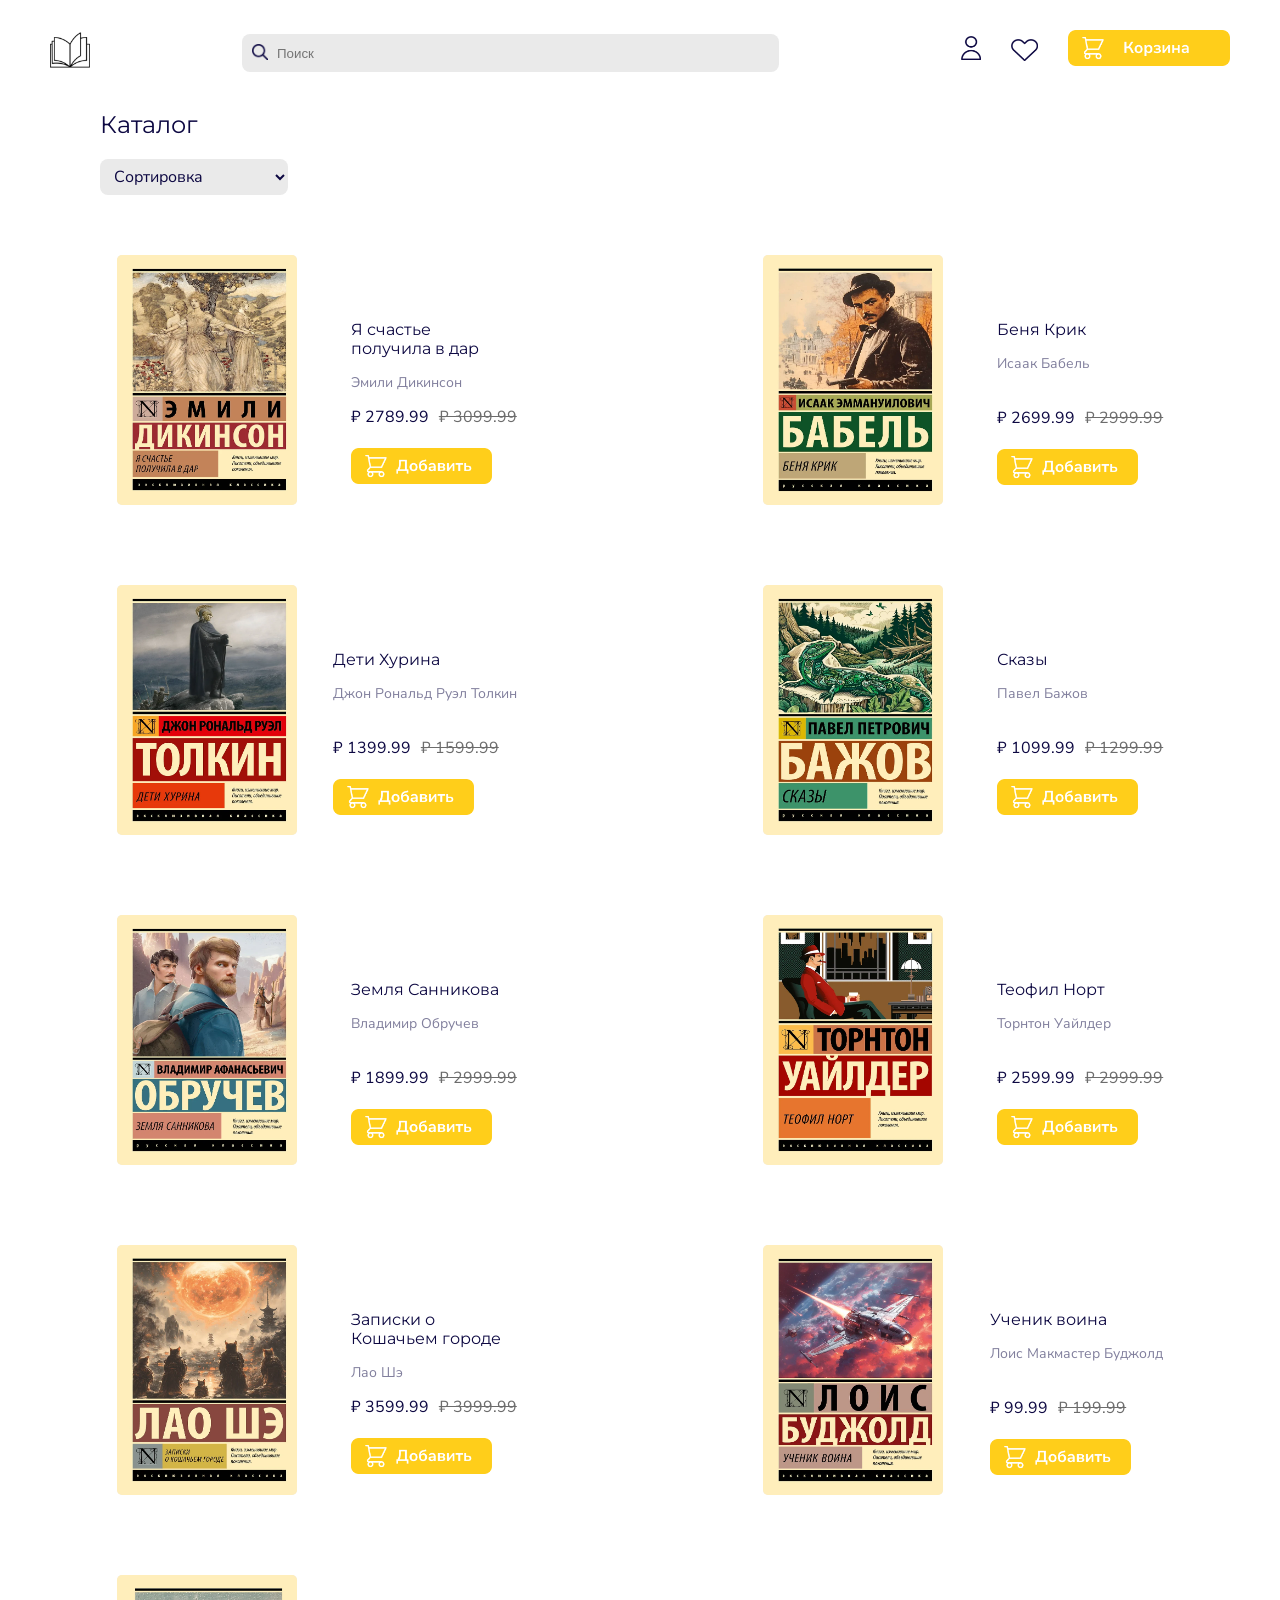
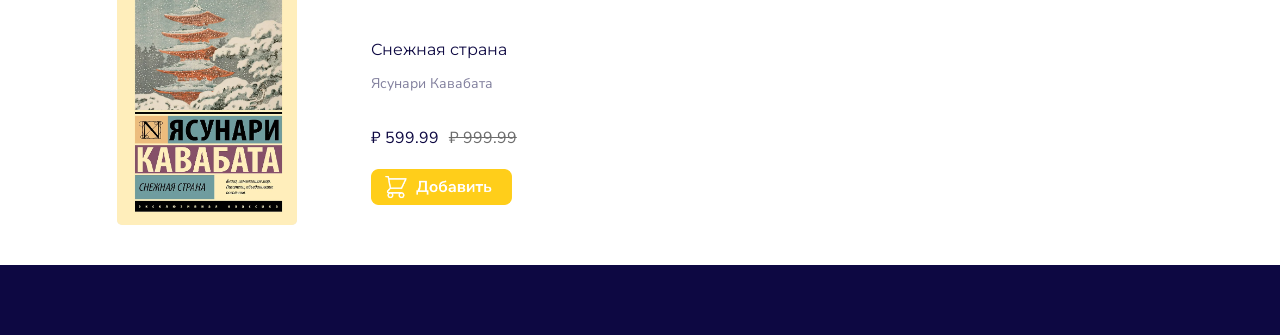
<file: index.html>
<!DOCTYPE html>
<html lang="ru">
<head>
    <meta charset="UTF-8">
    <meta name="viewport" content="width=device-width, initial-scale=1.0">
    <title>Каталог</title>
    <link href="style.css" rel="stylesheet">
    <link rel="preconnect" href="https://fonts.googleapis.com">
    <link rel="preconnect" href="https://fonts.gstatic.com" crossorigin>
    <link href="https://fonts.googleapis.com/css2?family=Montserrat:ital,wght@0,100..900;1,100..900&family=Nunito+Sans:ital,opsz,wght@0,6..12,200..1000;1,6..12,200..1000&display=swap"
          rel="stylesheet">
</head>
<body>
<header>
    <nav>
        <a class="icon" href="index.html"></a>
        <div class="search_box">
            <img class="search_icon" src="images/search.png">
            <input class="search" type="text" placeholder="Поиск">
        </div> 

        <div class="block">
            <a href="profile.html" style="margin: 0;"><img class="acc" src="images/Account.png" ></a>
            <img class="fav" src="images/Favorite.png">
            <a href="basket/basket.html" style="margin: 0;"><img class="add" src="images/add.png"></a>
        </div>
    </nav>
</header>
<main>
    <div class="sort">
        <h2 class="sort_title">Каталог</h2>
        <select class="sort_select" name="sort_select"> 
            <option value="Сортировка" selected>Сортировка
            <option value="по возрастанию">по возрастанию
            <option value="по убыванию">по убыванию
                <option value="по диагонали">по диагонали
        </select>            
    </div>

    <div class="books_block">
        <div class="book">
            <a href="item/item.html" class="book_img"><img src="images/1.webp"></a>
            <div class="book_data">
                <h5 class="book_name">Я счастье<br>получила в дар</h5>
                <p class="book_p">Эмили Дикинсон</p>
                <div class="prices" style="margin-top: -20px;">
                    <h6 class="price">₽ 2789.99</h6>
                    <h6 class="sale">₽ 3099.99</h6>
                </div>
                <a id="add" style="margin: 0;"><img class="add_book" src="images/addbook.png"></a>
            </div>
        </div>

        <div class="book">
            <a href="item/item2.html" class="book_img"><img src="images/2.webp"></a>
            <div class="book_data">
                <h5 class="book_name">Беня Крик</h5>
                <p class="book_p">Исаак Бабель</p>
                <div class="prices">
                    <h6 class="price">₽ 2699.99</h6>
                    <h6 class="sale">₽ 2999.99</h6>
                </div>
                <a id="add" style="margin: 0;"><img class="add_book" src="images/addbook.png"></a>
            </div>
        </div>

        <div class="book">
            <a href="item/item3.html" class="book_img"><img src="images/3.webp"></a>
            <div class="book_data">
                <h5 class="book_name">Дети Хурина</h5>
                <p class="book_p">Джон Рональд Руэл Толкин</p>
                <div class="prices">
                    <h6 class="price">₽ 1399.99</h6>
                    <h6 class="sale">₽ 1599.99</h6>
                </div>
                <a id="add" style="margin: 0;"><img class="add_book" src="images/addbook.png"></a>
            </div>
        </div>

        <div class="book">
            <a href="item/item4.html" class="book_img"><img src="images/4.webp"></a>
            <div class="book_data">
                <h5 class="book_name">Сказы</h5>
                <p class="book_p">Павел Бажов</p>
                <div class="prices">
                    <h6 class="price">₽ 1099.99</h6>
                    <h6 class="sale">₽ 1299.99</h6>
                </div>
                <a id="add" style="margin: 0;"><img class="add_book" src="images/addbook.png"></a>
            </div>
        </div>

        <div class="book">
            <a href="item/item5.html" class="book_img"><img src="images/5.webp"></a>
            <div class="book_data">
                <h5 class="book_name">Земля Санникова</h5>
                <p class="book_p">Владимир Обручев</p>
                <div class="prices">
                    <h6 class="price">₽ 1899.99</h6>
                    <h6 class="sale">₽ 2999.99</h6>
                </div>
                <a id="add" style="margin: 0;"><img class="add_book" src="images/addbook.png"></a>
            </div>
        </div>

        <div class="book">
            <a href="item/item6.html" class="book_img"><img src="images/6.webp"></a>
            <div class="book_data">
                <h5 class="book_name">Теофил Норт</h5>
                <p class="book_p">Торнтон Уайлдер</p>
                <div class="prices">
                    <h6 class="price">₽ 2599.99</h6>
                    <h6 class="sale">₽ 2999.99</h6>
                </div>
                <a id="add" style="margin: 0;"><img class="add_book" src="images/addbook.png"></a>
            </div>
        </div>

        <div class="book">
            <a href="item/item7.html" class="book_img"><img src="images/7.webp"></a>
            <div class="book_data">
                <h5 class="book_name">Записки о<br>Кошачьем городе</h5>
                <p class="book_p">Лао Шэ</p>
                <div class="prices" style="margin-top: -20px;">
                    <h6 class="price">₽ 3599.99</h6>
                    <h6 class="sale">₽ 3999.99</h6>
                </div>
                <a id="add" style="margin: 0;"><img class="add_book" src="images/addbook.png"></a>
            </div>
        </div>

        <div class="book">
            <a href="item/item8.html" class="book_img"><img src="images/8.webp"></a>
            <div class="book_data">
                <h5 class="book_name">Ученик воина</h5>
                <p class="book_p">Лоис Макмастер Буджолд</p>
                <div class="prices">
                    <h6 class="price">₽ 99.99</h6>
                    <h6 class="sale">₽ 199.99</h6>
                </div>
                <a id="add" style="margin: 0;"><img class="add_book" src="images/addbook.png"></a>
            </div>
        </div>

        <div class="book">
            <a href="item/item9.html" class="book_img"><img src="images/9.webp"></a>
            <div class="book_data">
                <h5 class="book_name">Снежная страна</h5>
                <p class="book_p">Ясунари Кавабата</p>
                <div class="prices">
                    <h6 class="price">₽ 599.99</h6>
                    <h6 class="sale">₽ 999.99</h6>
                </div>
                <a id="add" style="margin: 0;"><img class="add_book" src="images/addbook.png"></a>
            </div>
        </div>
    </div>
</main>
<footer></footer>

<script src="script.js"></script>
</body>
</html>
</file>
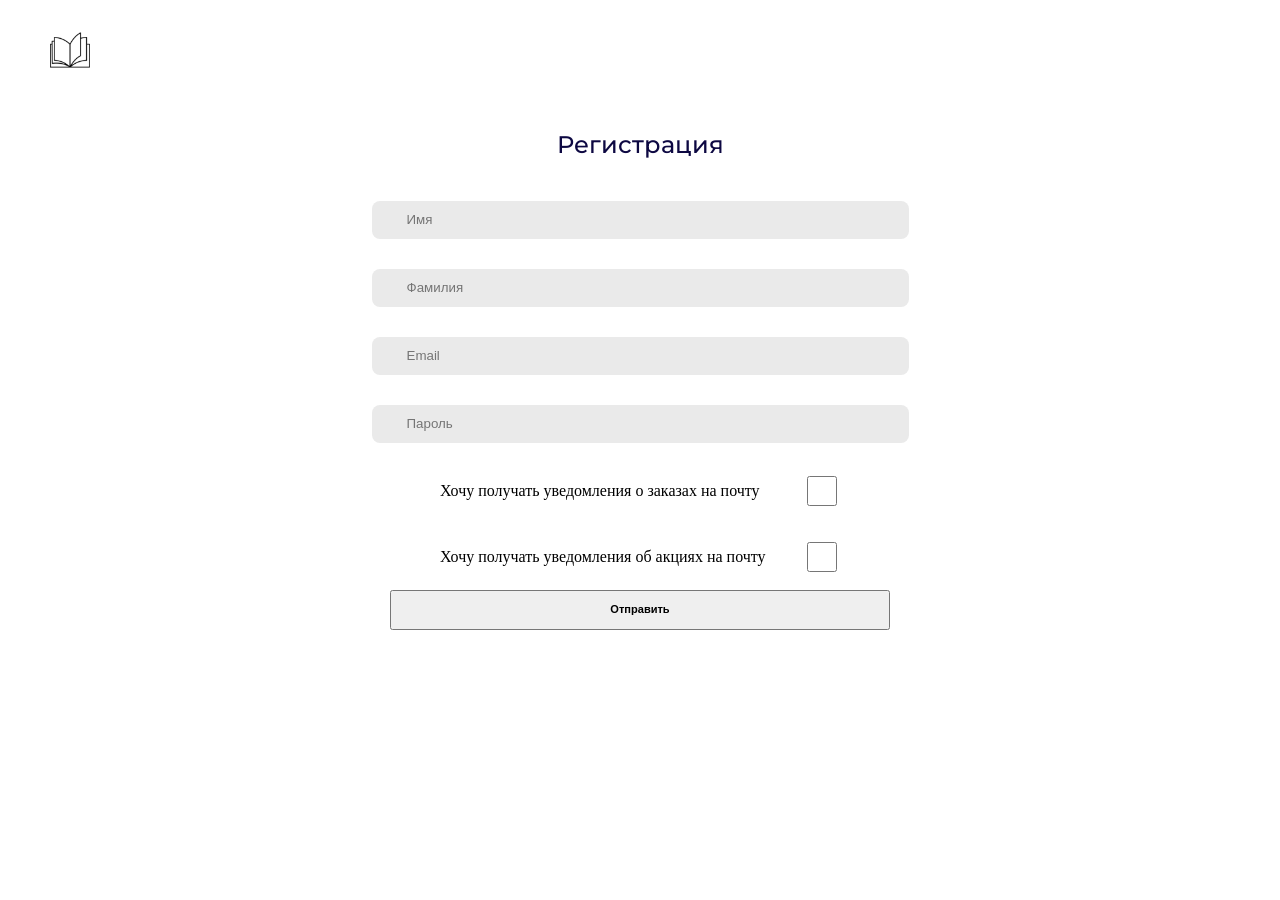
<file: profile.html>
<!DOCTYPE html>
<html lang="ru">
<head>
    <meta charset="UTF-8">
    <meta name="viewport" content="width=device-width, initial-scale=1.0">
    <title>Каталог</title>
    <link href="style.css" rel="stylesheet">
    <link rel="preconnect" href="https://fonts.googleapis.com">
    <link rel="preconnect" href="https://fonts.gstatic.com" crossorigin>
    <link href="https://fonts.googleapis.com/css2?family=Montserrat:ital,wght@0,100..900;1,100..900&family=Nunito+Sans:ital,opsz,wght@0,6..12,200..1000;1,6..12,200..1000&display=swap"
          rel="stylesheet">
</head>
<body>
<header>
    <nav>
        <a class="icon" href="index.html"></a>

        <div class="block">
            
        </div>
    </nav>
</header>
<main>
    <div class="regist">
        <h1 style="margin-top: 50px;">Регистрация</h1>
        <input class="search" type="text" placeholder="Имя" maxlength="30" id="name">
        <input class="search" type="text" placeholder="Фамилия" maxlength="30" id="subname">
        <input class="search" type="email" pattern="**/^[a-zA-Z0-9.!#$%&'*+/=?^_{|}~-]+@[a-zA-Z0-9-]+(?:\.[a-zA-Z0-9-]+)*$/**" placeholder="Email" maxlength="40" id="email">
        <input class="search" type="password" placeholder="Пароль" maxlength="20" minlength="10" id="password">
        <div>
            <div style="display: flex; align-items: center; width: 400px; justify-content: space-between;">
                <p>Хочу получать уведомления о заказах на почту</p>
                <input style="width: 30px;" class="search" type="checkbox">
            </div>
            <div style="display: flex; align-items: center; width: 400px; justify-content: space-between;">
                <p>Хочу получать уведомления об акциях на почту</p>
                <input style="width: 30px;" class="search" type="checkbox">
            </div>
        </div>
        
        <button class="send" id="send">
            <h5>Отправить</h5>
        </button>
    </div>
</main>
<script src="script.js"></script>
</body>
</html>
</file>
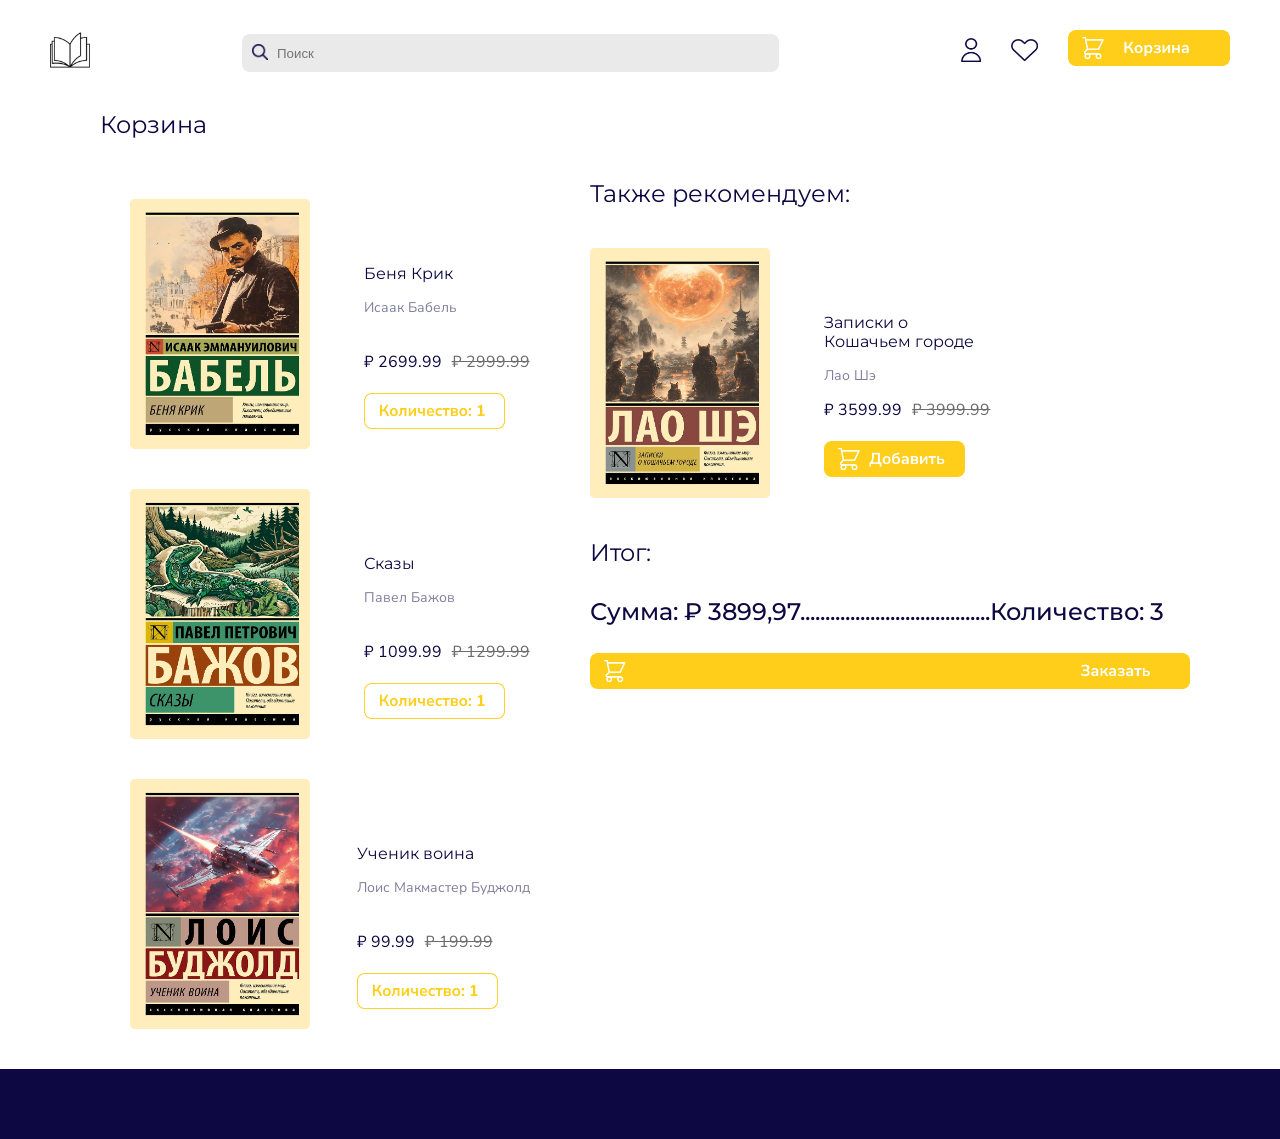
<file: basket/basket.html>
<!DOCTYPE html>
<html lang="ru">
<head>
    <meta charset="UTF-8">
    <meta name="viewport" content="width=device-width, initial-scale=1.0">
    <title>Корзина</title>
    <link href="../style.css" rel="stylesheet">
    <link rel="preconnect" href="https://fonts.googleapis.com">
    <link rel="preconnect" href="https://fonts.gstatic.com" crossorigin>
    <link href="https://fonts.googleapis.com/css2?family=Montserrat:ital,wght@0,100..900;1,100..900&family=Nunito+Sans:ital,opsz,wght@0,6..12,200..1000;1,6..12,200..1000&display=swap"
          rel="stylesheet">
</head>
<body>
<header>
    <nav>
        <a class="icon" href="../index.html"></a>
        <div class="search_box">
            <img class="search_icon" src="../images/search.png">
            <input class="search" type="text" placeholder="Поиск">
        </div>

        <div class="block">
            <img class="acc" src="../images/Account.png">
            <img class="fav" src="../images/Favorite.png">
            <a href="../basket/basket.html" style="margin: 0;"><img class="add" src="../images/add.png"></a>
        </div>
    </nav>
</header>
<main>
    <div class="sort">
        <h2 class="sort_title">Корзина</h2>
    </div>
    
    <div class="basket_block">
        <div id="card_list_items">
            <div class="book">
                <a href="../item/item2.html" class="book_img"><img src="../images/2.webp"></a>
                <div class="book_data">
                    <h5 class="book_name">Беня Крик</h5>
                    <p class="book_p">Исаак Бабель</p>
                    <div class="prices">
                        <h6 class="price">₽ 2699.99</h6>
                        <h6 class="sale">₽ 2999.99</h6>
                    </div>
                    <img class="add_book" src="../images/number.png">
                </div>
            </div>

            <div class="book">
                <a href="../item/item4.html" class="book_img"><img src="../images/4.webp"></a>
                <div class="book_data">
                    <h5 class="book_name">Сказы</h5>
                    <p class="book_p">Павел Бажов</p>
                    <div class="prices">
                        <h6 class="price">₽ 1099.99</h6>
                        <h6 class="sale">₽ 1299.99</h6>
                    </div>
                    <img class="add_book" src="../images/number.png">
                </div>
            </div>

            <div class="book">
                <a href="../item/item8.html" class="book_img"><img src="../images/8.webp"></a>
                <div class="book_data">
                    <h5 class="book_name">Ученик воина</h5>
                    <p class="book_p">Лоис Макмастер Буджолд</p>
                    <div class="prices">
                        <h6 class="price">₽ 99.99</h6>
                        <h6 class="sale">₽ 199.99</h6>
                    </div>
                    <img class="add_book" src="../images/number.png">
                </div>
            </div>
        </div>

        <div style="width: 600px;">
            <h2 class="sort_title">Также рекомендуем:</h2>
            <div class="book" style="margin-left: 0;">
                <a href="../item/item7.html" class="book_img"><img src="../images/7.webp"></a>
                <div class="book_data">
                    <h5 class="book_name">Записки о<br>Кошачьем городе</h5>
                    <p class="book_p">Лао Шэ</p>
                    <div class="prices" style="margin-top: -20px;">
                        <h6 class="price">₽ 3599.99</h6>
                        <h6 class="sale">₽ 3999.99</h6>
                    </div>
                    <a id="add" style="margin: 0;"><img class="add_book" src="../images/addbook.png"></a>
                </div>
            </div>

            <h2 class="sort_title">Итог:</h2>
            <h1>Сумма: ₽ 3899,97......................................Количество: 3</h1>

            <img class="topay" src="../images/topay.png">
        </div>
    </div>
</main>
<footer></footer>
</body>
</html>
</file>
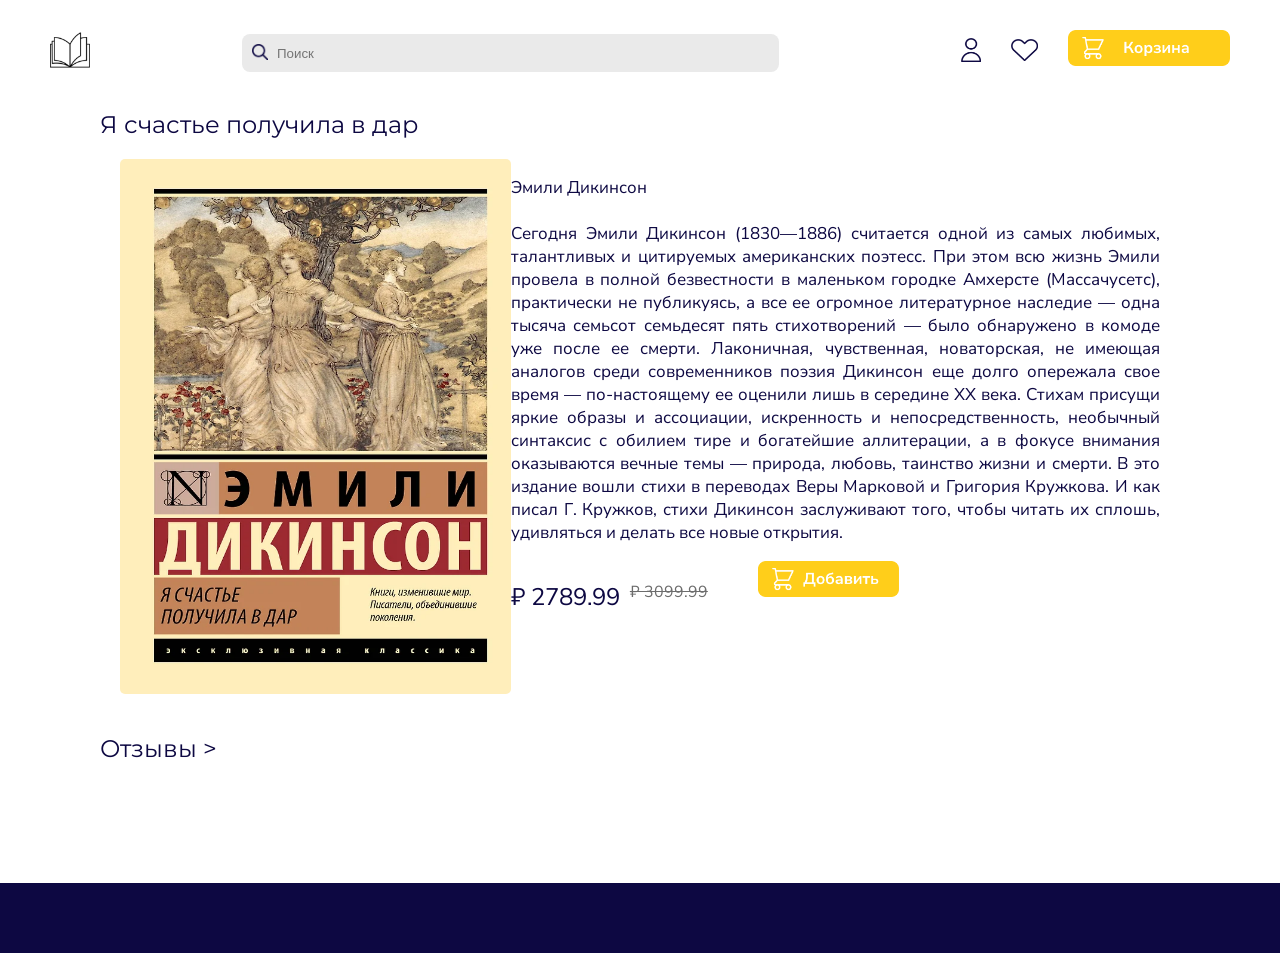
<file: item/item.html>
<!DOCTYPE html>
<html lang="ru">
<head>
    <meta charset="UTF-8">
    <meta name="viewport" content="width=device-width, initial-scale=1.0">
    <title>Книга</title>
    <link href="../style.css" rel="stylesheet">
    <link rel="preconnect" href="https://fonts.googleapis.com">
    <link rel="preconnect" href="https://fonts.gstatic.com" crossorigin>
    <link href="https://fonts.googleapis.com/css2?family=Montserrat:ital,wght@0,100..900;1,100..900&family=Nunito+Sans:ital,opsz,wght@0,6..12,200..1000;1,6..12,200..1000&display=swap"
          rel="stylesheet">
</head>
<body>
<header>
    <nav>
        <a class="icon" href="../index.html"></a>
        <div class="search_box">
            <img class="search_icon" src="../images/search.png">
            <input class="search" type="text" placeholder="Поиск">
        </div>

        <div class="block">
            <img class="acc" src="../images/Account.png">
            <img class="fav" src="../images/Favorite.png">
            <a href="../basket/basket.html" style="margin: 0;"><img class="add" src="../images/add.png"></a>
        </div>
    </nav>
</header>
<main>
    <div class="sort">
        <h2 class="sort_title">Я счастье получила в дар</h2>
    </div>

    <div style="display: flex; justify-content: space-between; margin: 0 120px;">
        <img style="border-radius: 5px;width: 407px;height: 535px;" src="../images/1.webp">

        <div style="width: 65%;">
            <p class="main_text">Эмили Дикинсон<br><br>Сегодня Эмили Дикинсон (1830—1886) считается одной из самых любимых, талантливых и цитируемых американских поэтесс. При этом всю жизнь Эмили провела в полной безвестности в маленьком городке Амхерсте (Массачусетс), практически не публикуясь, а все ее огромное литературное наследие — одна тысяча семьсот семьдесят пять стихотворений — было обнаружено в комоде уже после ее смерти. Лаконичная, чувственная, новаторская, не имеющая аналогов среди современников поэзия Дикинсон еще долго опережала свое время — по-настоящему ее оценили лишь в середине XX века. Стихам присущи яркие образы и ассоциации, искренность и непосредственность, необычный синтаксис с обилием тире и богатейшие аллитерации, а в фокусе внимания оказываются вечные темы — природа, любовь, таинство жизни и смерти. В это издание вошли стихи в переводах Веры Марковой и Григория Кружкова. И как писал Г. Кружков, стихи Дикинсон заслуживают того, чтобы читать их сплошь, удивляться и делать все новые открытия.</p>
            <div class="prices">
                <h6 class="price" style="font-size: 24px;">₽ 2789.99</h6>
                <h6 class="sale" style="font-size: 16px;">₽ 3099.99</h6>
                <a id="add" style="margin: 0; margin-left: 50px;"><img class="add_book" src="../images/addbook.png"></a>
            </div>
        </div>
    </div>

    <div class="sort">
        <h2 class="sort_title">Отзывы ></h2>
    </div>
</main>
<footer style="margin-top: 120px;"></footer>
</body>
</html>
</file>
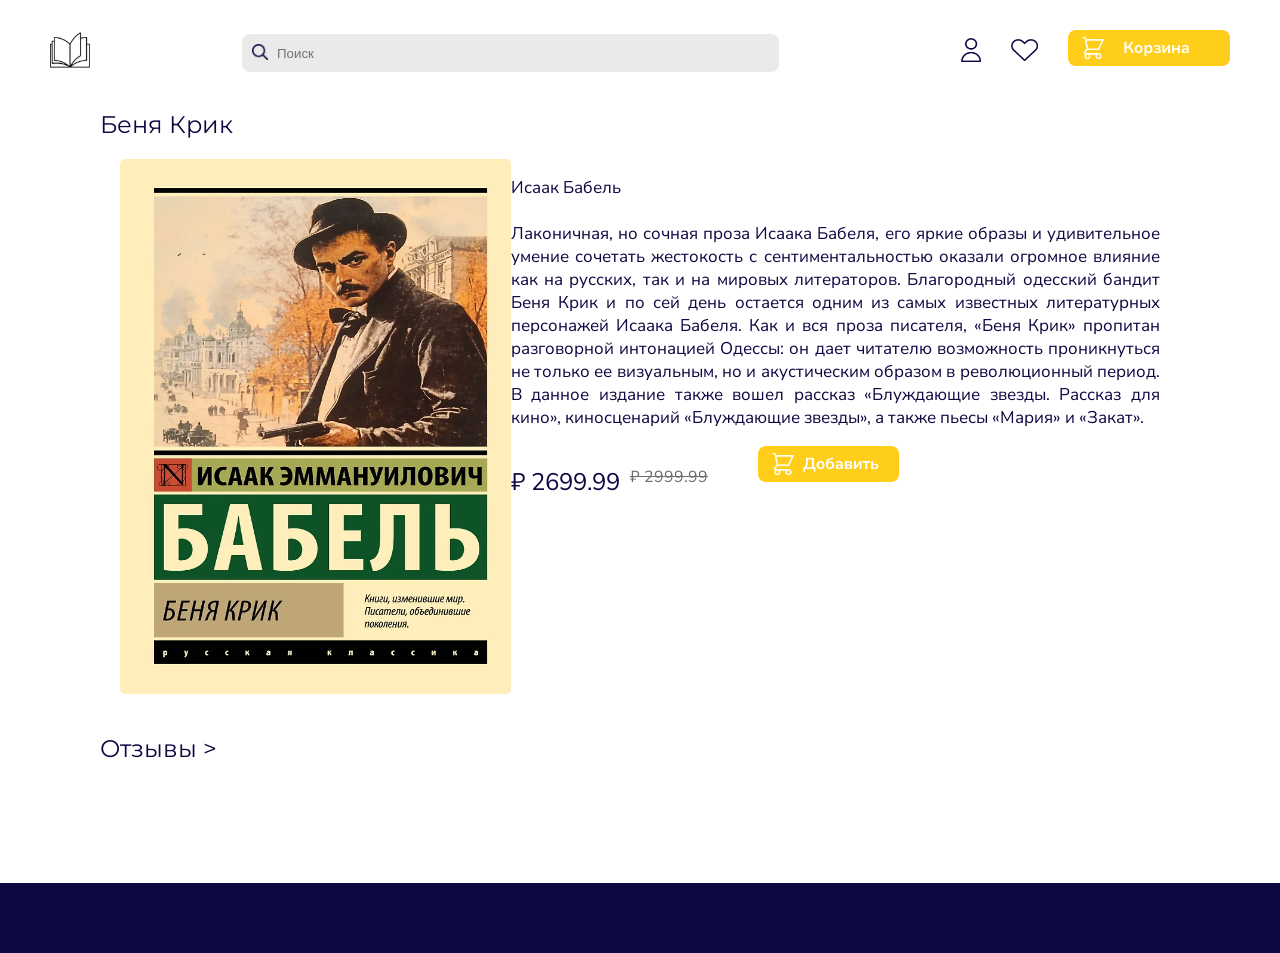
<file: item/item2.html>
<!DOCTYPE html>
<html lang="ru">
<head>
    <meta charset="UTF-8">
    <meta name="viewport" content="width=device-width, initial-scale=1.0">
    <title>Книга</title>
    <link href="../style.css" rel="stylesheet">
    <link rel="preconnect" href="https://fonts.googleapis.com">
    <link rel="preconnect" href="https://fonts.gstatic.com" crossorigin>
    <link href="https://fonts.googleapis.com/css2?family=Montserrat:ital,wght@0,100..900;1,100..900&family=Nunito+Sans:ital,opsz,wght@0,6..12,200..1000;1,6..12,200..1000&display=swap"
          rel="stylesheet">
</head>
<body>
<header>
    <nav>
        <a class="icon" href="../index.html"></a>
        <div class="search_box">
            <img class="search_icon" src="../images/search.png">
            <input class="search" type="text" placeholder="Поиск">
        </div>

        <div class="block">
            <img class="acc" src="../images/Account.png">
            <img class="fav" src="../images/Favorite.png">
            <a href="../basket/basket.html" style="margin: 0;"><img class="add" src="../images/add.png"></a>
        </div>
    </nav>
</header>
<main>
    <div class="sort">
        <h2 class="sort_title">Беня Крик</h2>
    </div>

    <div style="display: flex; justify-content: space-between; margin: 0 120px;">
        <img style="border-radius: 5px;width: 407px;height: 535px;" src="../images/2.webp">

        <div style="width: 65%;">
            <p class="main_text">Исаак Бабель<br><br>Лаконичная, но сочная проза Исаака Бабеля, его яркие образы и удивительное умение сочетать жестокость с сентиментальностью оказали огромное влияние как на русских, так и на мировых литераторов. Благородный одесский бандит Беня Крик и по сей день остается одним из самых известных литературных персонажей Исаака Бабеля. Как и вся проза писателя, «Беня Крик» пропитан разговорной интонацией Одессы: он дает читателю возможность проникнуться не только ее визуальным, но и акустическим образом в революционный период. В данное издание также вошел рассказ «Блуждающие звезды. Рассказ для кино», киносценарий «Блуждающие звезды», а также пьесы «Мария» и «Закат».</p>
            <div class="prices">
                <h6 class="price" style="font-size: 24px;">₽ 2699.99</h6>
                <h6 class="sale" style="font-size: 16px;">₽ 2999.99</h6>
                <a id="add" style="margin: 0; margin-left: 50px;"><img class="add_book" src="../images/addbook.png"></a>
            </div>
        </div>
    </div>

    <div class="sort">
        <h2 class="sort_title">Отзывы ></h2>
    </div>
</main>
<footer style="margin-top: 120px;"></footer>
</body>
</html>
</file>
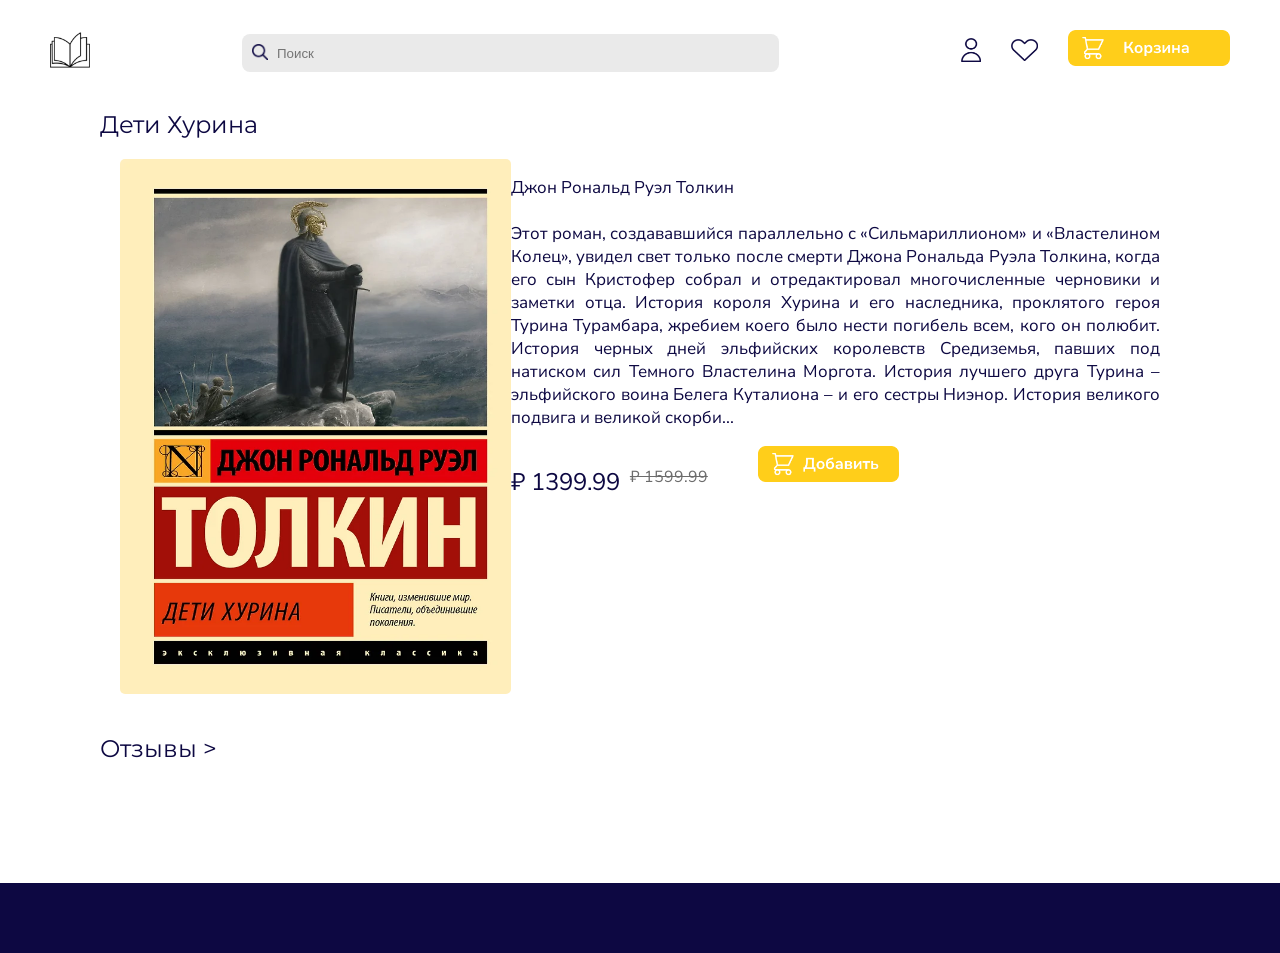
<file: item/item3.html>
<!DOCTYPE html>
<html lang="ru">
<head>
    <meta charset="UTF-8">
    <meta name="viewport" content="width=device-width, initial-scale=1.0">
    <title>Книга</title>
    <link href="../style.css" rel="stylesheet">
    <link rel="preconnect" href="https://fonts.googleapis.com">
    <link rel="preconnect" href="https://fonts.gstatic.com" crossorigin>
    <link href="https://fonts.googleapis.com/css2?family=Montserrat:ital,wght@0,100..900;1,100..900&family=Nunito+Sans:ital,opsz,wght@0,6..12,200..1000;1,6..12,200..1000&display=swap"
          rel="stylesheet">
</head>
<body>
<header>
    <nav>
        <a class="icon" href="../index.html"></a>
        <div class="search_box">
            <img class="search_icon" src="../images/search.png">
            <input class="search" type="text" placeholder="Поиск">
        </div>

        <div class="block">
            <img class="acc" src="../images/Account.png">
            <img class="fav" src="../images/Favorite.png">
            <a href="../basket/basket.html" style="margin: 0;"><img class="add" src="../images/add.png"></a>
        </div>
    </nav>
</header>
<main>
    <div class="sort">
        <h2 class="sort_title">Дети Хурина</h2>
    </div>

    <div style="display: flex; justify-content: space-between; margin: 0 120px;">
        <img style="border-radius: 5px;width: 407px;height: 535px;" src="../images/3.webp">

        <div style="width: 65%;">
            <p class="main_text">Джон Рональд Руэл Толкин<br><br>Этот роман, создававшийся параллельно с «Сильмариллионом» и «Властелином Колец», увидел свет только после смерти Джона Рональда Руэла Толкина, когда его сын Кристофер собрал и отредактировал многочисленные черновики и заметки отца. История короля Хурина и его наследника, проклятого героя Турина Турамбара, жребием коего было нести погибель всем, кого он полюбит. История черных дней эльфийских королевств Средиземья, павших под натиском сил Темного Властелина Моргота. История лучшего друга Турина – эльфийского воина Белега Куталиона – и его сестры Ниэнор. История великого подвига и великой скорби...</p>
            <div class="prices">
                <h6 class="price" style="font-size: 24px;">₽ 1399.99</h6>
                <h6 class="sale" style="font-size: 16px;">₽ 1599.99</h6>
                <a id="add" style="margin: 0; margin-left: 50px;"><img class="add_book" src="../images/addbook.png"></a>
            </div>
        </div>
    </div>

    <div class="sort">
        <h2 class="sort_title">Отзывы ></h2>
    </div>
</main>
<footer style="margin-top: 120px;"></footer>
</body>
</html>
</file>
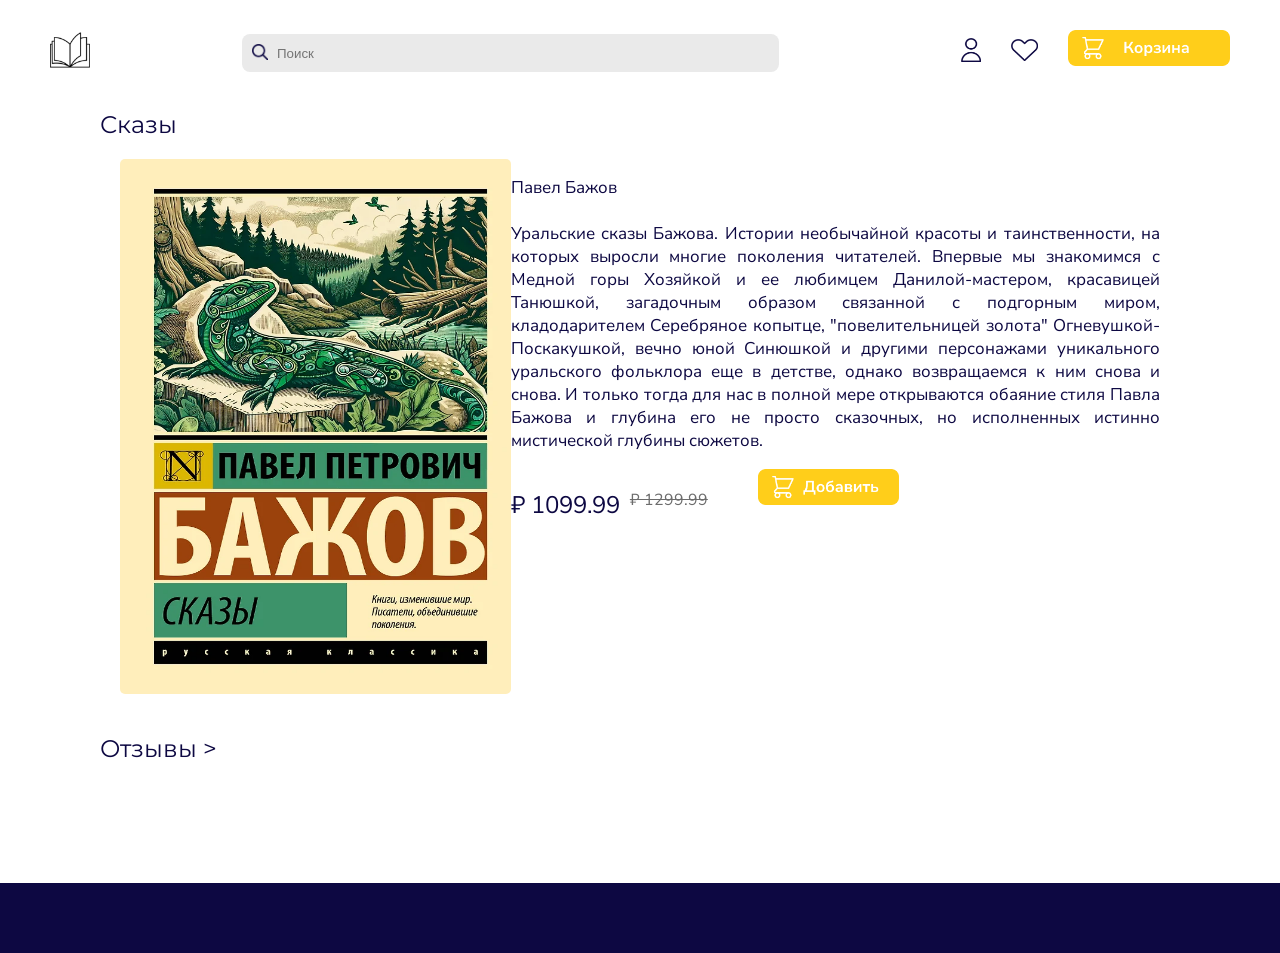
<file: item/item4.html>
<!DOCTYPE html>
<html lang="ru">
<head>
    <meta charset="UTF-8">
    <meta name="viewport" content="width=device-width, initial-scale=1.0">
    <title>Книга</title>
    <link href="../style.css" rel="stylesheet">
    <link rel="preconnect" href="https://fonts.googleapis.com">
    <link rel="preconnect" href="https://fonts.gstatic.com" crossorigin>
    <link href="https://fonts.googleapis.com/css2?family=Montserrat:ital,wght@0,100..900;1,100..900&family=Nunito+Sans:ital,opsz,wght@0,6..12,200..1000;1,6..12,200..1000&display=swap"
          rel="stylesheet">
</head>
<body>
<header>
    <nav>
        <a class="icon" href="../index.html"></a>
        <div class="search_box">
            <img class="search_icon" src="../images/search.png">
            <input class="search" type="text" placeholder="Поиск">
        </div>

        <div class="block">
            <img class="acc" src="../images/Account.png">
            <img class="fav" src="../images/Favorite.png">
            <a href="../basket/basket.html" style="margin: 0;"><img class="add" src="../images/add.png"></a>
        </div>
    </nav>
</header>
<main>
    <div class="sort">
        <h2 class="sort_title">Сказы</h2>
    </div>

    <div style="display: flex; justify-content: space-between; margin: 0 120px;">
        <img style="border-radius: 5px;width: 407px;height: 535px;" src="../images/4.webp">

        <div style="width: 65%;">
            <p class="main_text">Павел Бажов<br><br>Уральские сказы Бажова. Истории необычайной красоты и таинственности, на которых выросли многие поколения читателей. Впервые мы знакомимся с Медной горы Хозяйкой и ее любимцем Данилой-мастером, красавицей Танюшкой, загадочным образом связанной с подгорным миром, кладодарителем Серебряное копытце, "повелительницей золота" Огневушкой-Поскакушкой, вечно юной Синюшкой и другими персонажами уникального уральского фольклора еще в детстве, однако возвращаемся к ним снова и снова. И только тогда для нас в полной мере открываются обаяние стиля Павла Бажова и глубина его не просто сказочных, но исполненных истинно мистической глубины сюжетов.</p>
            <div class="prices">
                <h6 class="price" style="font-size: 24px;">₽ 1099.99</h6>
                <h6 class="sale" style="font-size: 16px;">₽ 1299.99</h6>
                <a id="add" style="margin: 0; margin-left: 50px;"><img class="add_book" src="../images/addbook.png"></a>
            </div>
        </div>
    </div>

    <div class="sort">
        <h2 class="sort_title">Отзывы ></h2>
    </div>
</main>
<footer style="margin-top: 120px;"></footer>
</body>
</html>
</file>
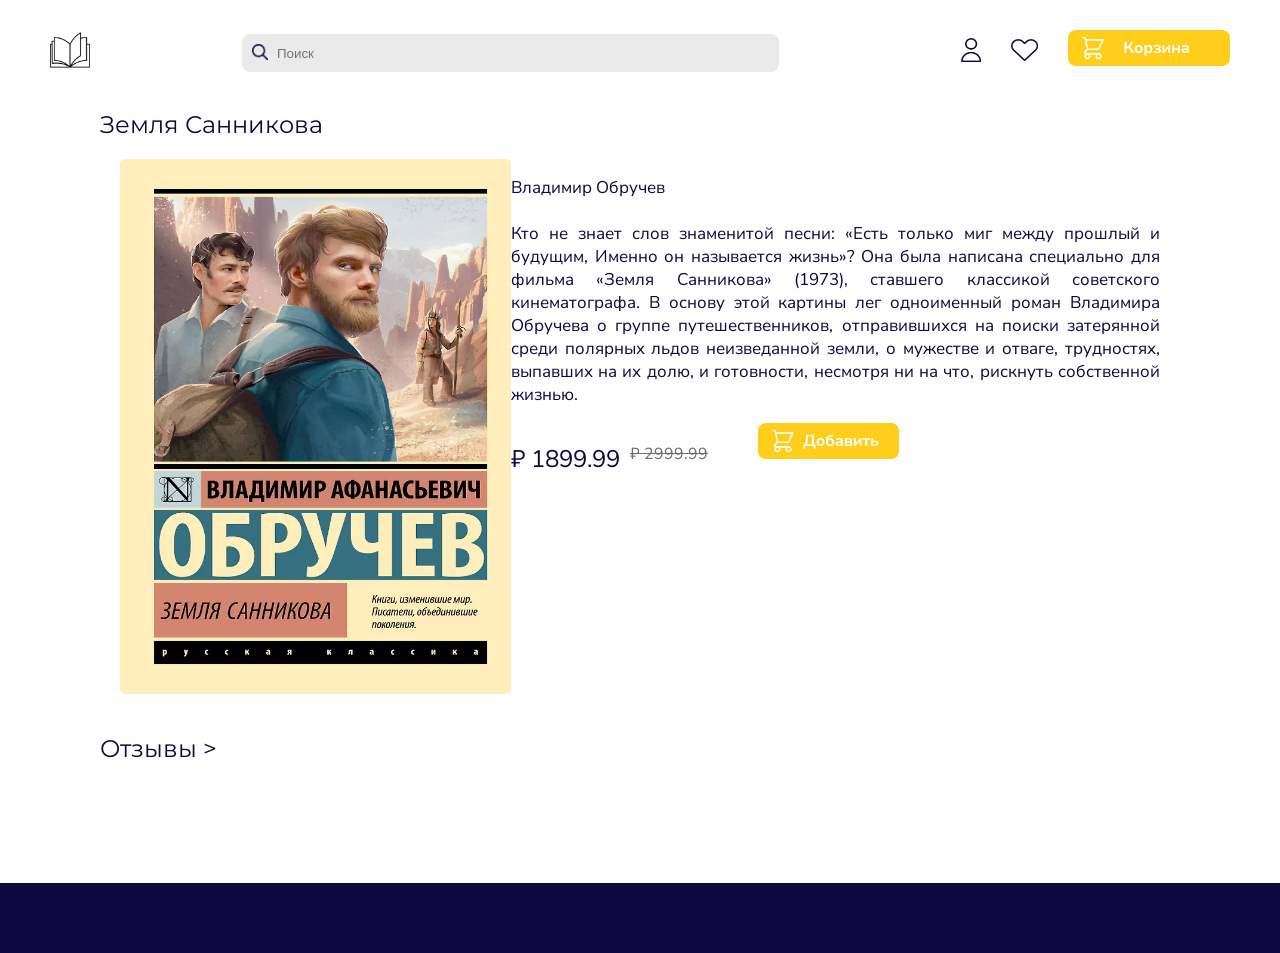
<file: item/item5.html>
<!DOCTYPE html>
<html lang="ru">
<head>
    <meta charset="UTF-8">
    <meta name="viewport" content="width=device-width, initial-scale=1.0">
    <title>Книга</title>
    <link href="../style.css" rel="stylesheet">
    <link rel="preconnect" href="https://fonts.googleapis.com">
    <link rel="preconnect" href="https://fonts.gstatic.com" crossorigin>
    <link href="https://fonts.googleapis.com/css2?family=Montserrat:ital,wght@0,100..900;1,100..900&family=Nunito+Sans:ital,opsz,wght@0,6..12,200..1000;1,6..12,200..1000&display=swap"
          rel="stylesheet">
</head>
<body>
<header>
    <nav>
        <a class="icon" href="../index.html"></a>
        <div class="search_box">
            <img class="search_icon" src="../images/search.png">
            <input class="search" type="text" placeholder="Поиск">
        </div>

        <div class="block">
            <img class="acc" src="../images/Account.png">
            <img class="fav" src="../images/Favorite.png">
            <a href="../basket/basket.html" style="margin: 0;"><img class="add" src="../images/add.png"></a>
        </div>
    </nav>
</header>
<main>
    <div class="sort">
        <h2 class="sort_title">Земля Санникова</h2>
    </div>

    <div style="display: flex; justify-content: space-between; margin: 0 120px;">
        <img style="border-radius: 5px;width: 407px;height: 535px;" src="../images/5.webp">

        <div style="width: 65%;">
            <p class="main_text">Владимир Обручев<br><br>Кто не знает слов знаменитой песни: «Есть только миг между прошлый и будущим, Именно он называется жизнь»? Она была написана специально для фильма «Земля Санникова» (1973), ставшего классикой советского кинематографа. В основу этой картины лег одноименный роман Владимира Обручева о группе путешественников, отправившихся на поиски затерянной среди полярных льдов неизведанной земли, о мужестве и отваге, трудностях, выпавших на их долю, и готовности, несмотря ни на что, рискнуть собственной жизнью.</p>
            <div class="prices">
                <h6 class="price" style="font-size: 24px;">₽ 1899.99</h6>
                <h6 class="sale" style="font-size: 16px;">₽ 2999.99</h6>
                <a id="add" style="margin: 0; margin-left: 50px;"><img class="add_book" src="../images/addbook.png"></a>
            </div>
        </div>
    </div>

    <div class="sort">
        <h2 class="sort_title">Отзывы ></h2>
    </div>
</main>
<footer style="margin-top: 120px;"></footer>
</body>
</html>
</file>
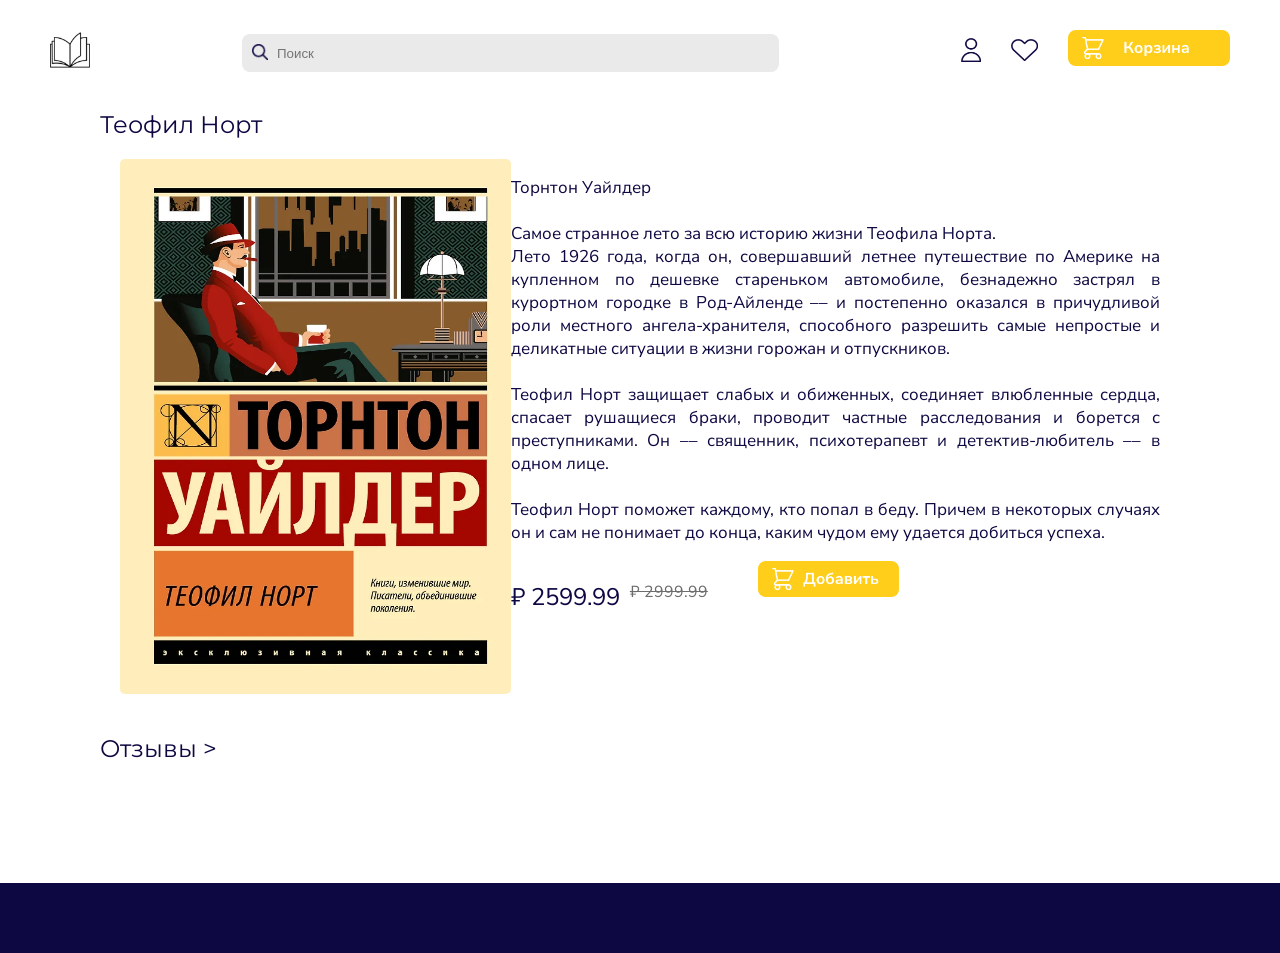
<file: item/item6.html>
<!DOCTYPE html>
<html lang="ru">
<head>
    <meta charset="UTF-8">
    <meta name="viewport" content="width=device-width, initial-scale=1.0">
    <title>Книга</title>
    <link href="../style.css" rel="stylesheet">
    <link rel="preconnect" href="https://fonts.googleapis.com">
    <link rel="preconnect" href="https://fonts.gstatic.com" crossorigin>
    <link href="https://fonts.googleapis.com/css2?family=Montserrat:ital,wght@0,100..900;1,100..900&family=Nunito+Sans:ital,opsz,wght@0,6..12,200..1000;1,6..12,200..1000&display=swap"
          rel="stylesheet">
</head>
<body>
<header>
    <nav>
        <a class="icon" href="../index.html"></a>
        <div class="search_box">
            <img class="search_icon" src="../images/search.png">
            <input class="search" type="text" placeholder="Поиск">
        </div>

        <div class="block">
            <img class="acc" src="../images/Account.png">
            <img class="fav" src="../images/Favorite.png">
            <a href="../basket/basket.html" style="margin: 0;"><img class="add" src="../images/add.png"></a>
        </div>
    </nav>
</header>
<main>
    <div class="sort">
        <h2 class="sort_title">Теофил Норт</h2>
    </div>

    <div style="display: flex; justify-content: space-between; margin: 0 120px;">
        <img style="border-radius: 5px;width: 407px;height: 535px;" src="../images/6.webp">

        <div style="width: 65%;">
            <p class="main_text">Торнтон Уайлдер<br><br>Самое странное лето за всю историю жизни Теофила Норта.
                <br>
                Лето 1926 года, когда он, совершавший летнее путешествие по Америке на купленном по дешевке стареньком автомобиле, безнадежно застрял в курортном городке в Род-Айленде –– и постепенно оказался в причудливой роли местного ангела-хранителя, способного разрешить самые непростые и деликатные ситуации в жизни горожан и отпускников.
                <br><br>
                Теофил Норт защищает слабых и обиженных, соединяет влюбленные сердца, спасает рушащиеся браки, проводит частные расследования и борется с преступниками. Он –– священник, психотерапевт и детектив-любитель –– в одном лице.
                <br><br>
                Теофил Норт поможет каждому, кто попал в беду. Причем в некоторых случаях он и сам не понимает до конца, каким чудом ему удается добиться успеха.</p>
            <div class="prices">
                <h6 class="price" style="font-size: 24px;">₽ 2599.99</h6>
                <h6 class="sale" style="font-size: 16px;">₽ 2999.99</h6>
                <a id="add" style="margin: 0; margin-left: 50px;"><img class="add_book" src="../images/addbook.png"></a>
            </div>
        </div>
    </div>

    <div class="sort">
        <h2 class="sort_title">Отзывы ></h2>
    </div>
</main>
<footer style="margin-top: 120px;"></footer>
</body>
</html>
</file>
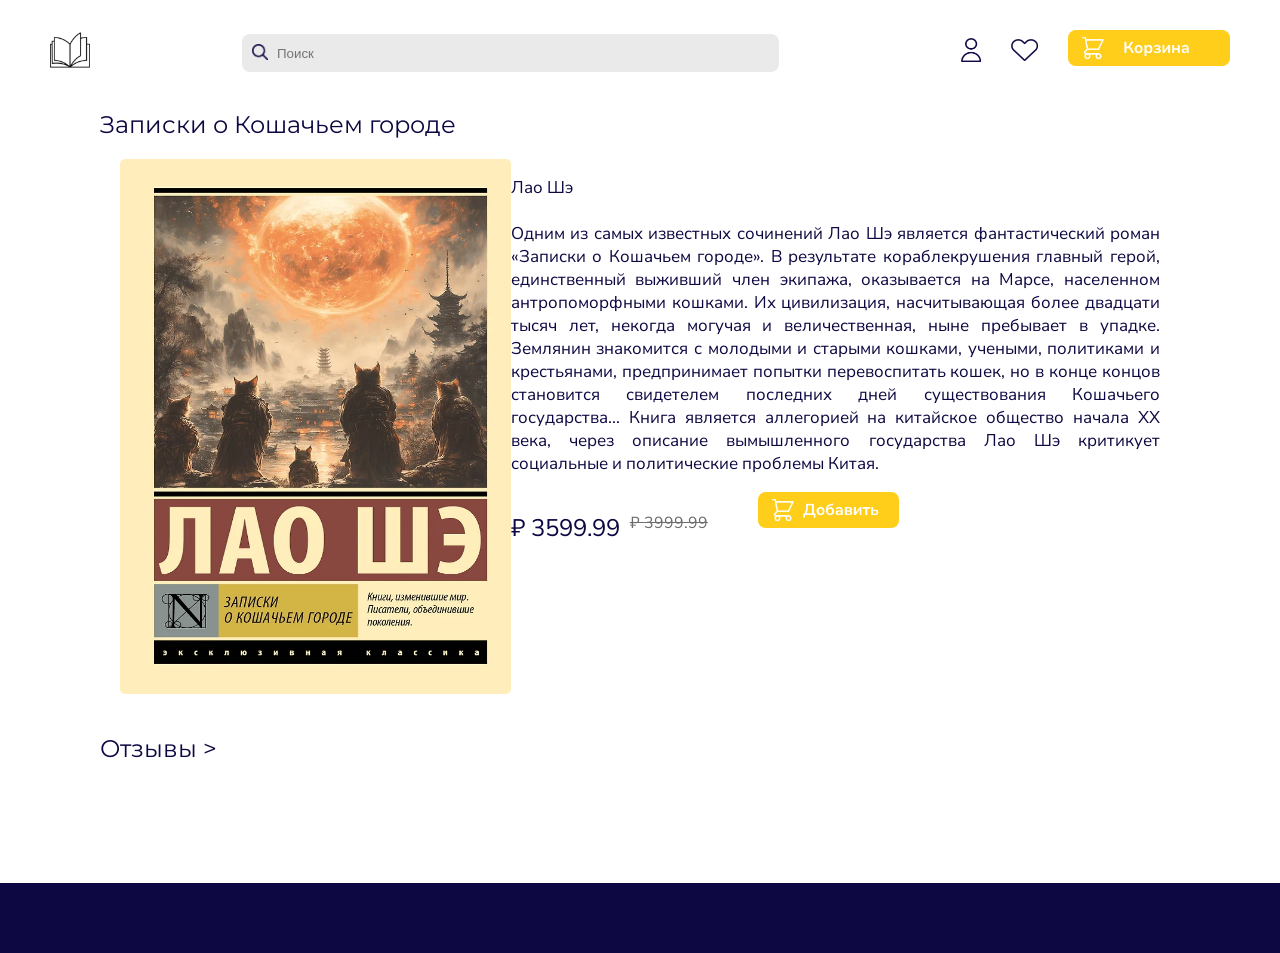
<file: item/item7.html>
<!DOCTYPE html>
<html lang="ru">
<head>
    <meta charset="UTF-8">
    <meta name="viewport" content="width=device-width, initial-scale=1.0">
    <title>Книга</title>
    <link href="../style.css" rel="stylesheet">
    <link rel="preconnect" href="https://fonts.googleapis.com">
    <link rel="preconnect" href="https://fonts.gstatic.com" crossorigin>
    <link href="https://fonts.googleapis.com/css2?family=Montserrat:ital,wght@0,100..900;1,100..900&family=Nunito+Sans:ital,opsz,wght@0,6..12,200..1000;1,6..12,200..1000&display=swap"
          rel="stylesheet">
</head>
<body>
<header>
    <nav>
        <a class="icon" href="../index.html"></a>
        <div class="search_box">
            <img class="search_icon" src="../images/search.png">
            <input class="search" type="text" placeholder="Поиск">
        </div>

        <div class="block">
            <img class="acc" src="../images/Account.png">
            <img class="fav" src="../images/Favorite.png">
            <a href="../basket/basket.html" style="margin: 0;"><img class="add" src="../images/add.png"></a>
        </div>
    </nav>
</header>
<main>
    <div class="sort">
        <h2 class="sort_title">Записки о Кошачьем городе</h2>
    </div>

    <div style="display: flex; justify-content: space-between; margin: 0 120px;">
        <img style="border-radius: 5px;width: 407px;height: 535px;" src="../images/7.webp">

        <div style="width: 65%;">
            <p class="main_text">Лао Шэ<br><br>Одним из самых известных сочинений Лао Шэ является фантастический роман «Записки о Кошачьем городе». В результате кораблекрушения главный герой, единственный выживший член экипажа, оказывается на Марсе, населенном антропоморфными кошками. Их цивилизация, насчитывающая более двадцати тысяч лет, некогда могучая и величественная, ныне пребывает в упадке. Землянин знакомится с молодыми и старыми кошками, учеными, политиками и крестьянами, предпринимает попытки перевоспитать кошек, но в конце концов становится свидетелем последних дней существования Кошачьего государства... Книга является аллегорией на китайское общество начала ХХ века, через описание вымышленного государства Лао Шэ критикует социальные и политические проблемы Китая.</p>
            <div class="prices">
                <h6 class="price" style="font-size: 24px;">₽ 3599.99</h6>
                <h6 class="sale" style="font-size: 16px;">₽ 3999.99</h6>
                <a id="add" style="margin: 0; margin-left: 50px;"><img class="add_book" src="../images/addbook.png"></a>
            </div>
        </div>
    </div>

    <div class="sort">
        <h2 class="sort_title">Отзывы ></h2>
    </div>
</main>
<footer style="margin-top: 120px;"></footer>
</body>
</html>
</file>
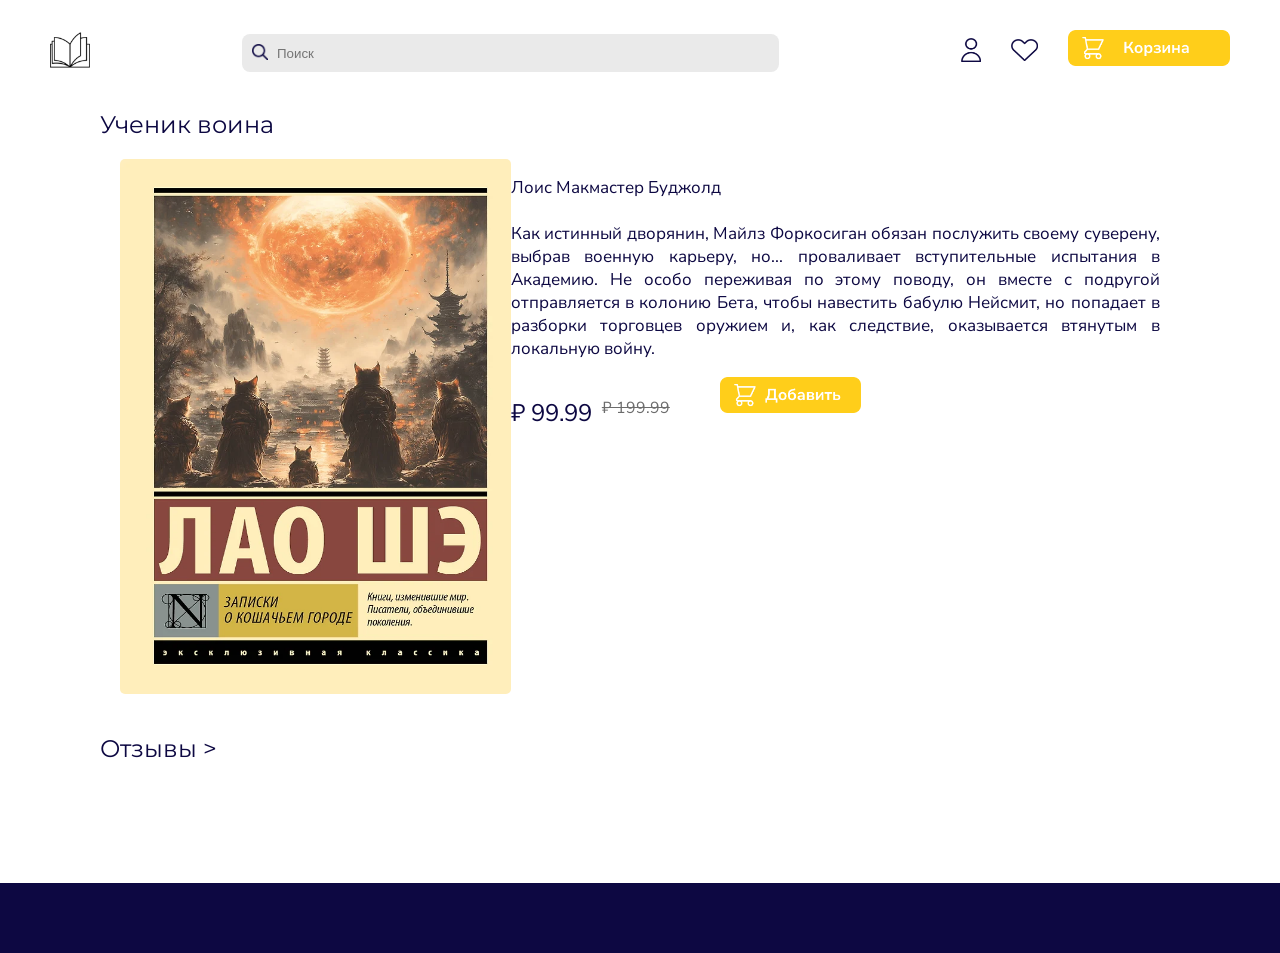
<file: item/item8.html>
<!DOCTYPE html>
<html lang="ru">
<head>
    <meta charset="UTF-8">
    <meta name="viewport" content="width=device-width, initial-scale=1.0">
    <title>Книга</title>
    <link href="../style.css" rel="stylesheet">
    <link rel="preconnect" href="https://fonts.googleapis.com">
    <link rel="preconnect" href="https://fonts.gstatic.com" crossorigin>
    <link href="https://fonts.googleapis.com/css2?family=Montserrat:ital,wght@0,100..900;1,100..900&family=Nunito+Sans:ital,opsz,wght@0,6..12,200..1000;1,6..12,200..1000&display=swap"
          rel="stylesheet">
</head>
<body>
<header>
    <nav>
        <a class="icon" href="../index.html"></a>
        <div class="search_box">
            <img class="search_icon" src="../images/search.png">
            <input class="search" type="text" placeholder="Поиск">
        </div>

        <div class="block">
            <img class="acc" src="../images/Account.png">
            <img class="fav" src="../images/Favorite.png">
            <a href="../basket/basket.html" style="margin: 0;"><img class="add" src="../images/add.png"></a>
        </div>
    </nav>
</header>
<main>
    <div class="sort">
        <h2 class="sort_title">Ученик воина</h2>
    </div>

    <div style="display: flex; justify-content: space-between; margin: 0 120px;">
        <img style="border-radius: 5px;width: 407px;height: 535px;" src="../images/7.webp">

        <div style="width: 65%;">
            <p class="main_text">Лоис Макмастер Буджолд<br><br>Как истинный дворянин, Майлз Форкосиган обязан послужить своему суверену, выбрав военную карьеру, но... проваливает вступительные испытания в Академию. Не особо переживая по этому поводу, он вместе с подругой отправляется в колонию Бета, чтобы навестить бабулю Нейсмит, но попадает в разборки торговцев оружием и, как следствие, оказывается втянутым в локальную войну.</p>
            <div class="prices">
                <h6 class="price" style="font-size: 24px;">₽ 99.99</h6>
                <h6 class="sale" style="font-size: 16px;">₽ 199.99</h6>
                <a id="add" style="margin: 0; margin-left: 50px;"><img class="add_book" src="../images/addbook.png"></a>
            </div>
        </div>
    </div>

    <div class="sort">
        <h2 class="sort_title">Отзывы ></h2>
    </div>
</main>
<footer style="margin-top: 120px;"></footer>
</body>
</html>
</file>
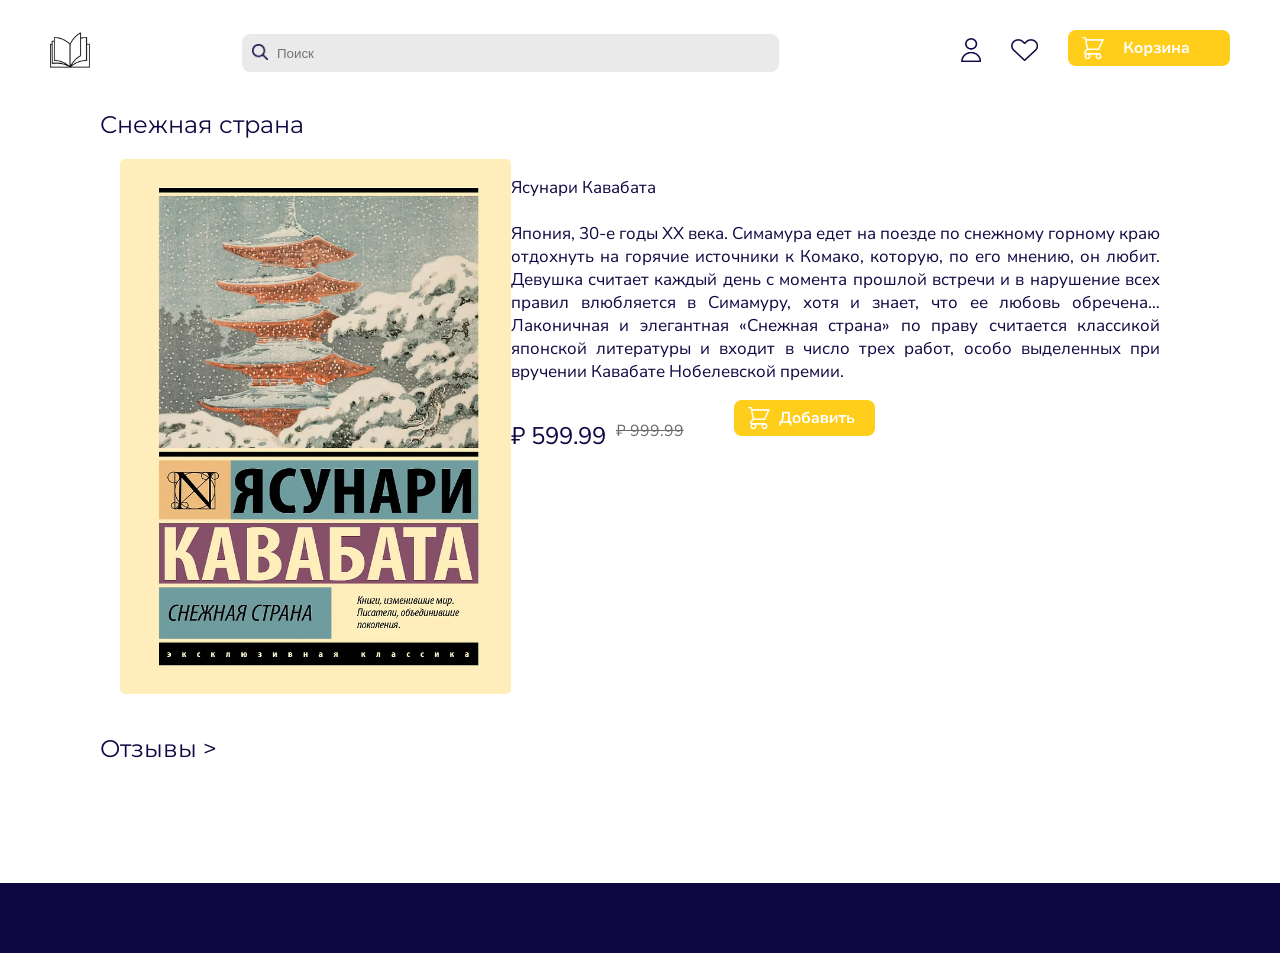
<file: item/item9.html>
<!DOCTYPE html>
<html lang="ru">
<head>
    <meta charset="UTF-8">
    <meta name="viewport" content="width=device-width, initial-scale=1.0">
    <title>Книга</title>
    <link href="../style.css" rel="stylesheet">
    <link rel="preconnect" href="https://fonts.googleapis.com">
    <link rel="preconnect" href="https://fonts.gstatic.com" crossorigin>
    <link href="https://fonts.googleapis.com/css2?family=Montserrat:ital,wght@0,100..900;1,100..900&family=Nunito+Sans:ital,opsz,wght@0,6..12,200..1000;1,6..12,200..1000&display=swap"
          rel="stylesheet">
</head>
<body>
<header>
    <nav>
        <a class="icon" href="../index.html"></a>
        <div class="search_box">
            <img class="search_icon" src="../images/search.png">
            <input class="search" type="text" placeholder="Поиск">
        </div>

        <div class="block">
            <img class="acc" src="../images/Account.png">
            <img class="fav" src="../images/Favorite.png">
            <a href="../basket/basket.html" style="margin: 0;"><img class="add" src="../images/add.png"></a>
        </div>
    </nav>
</header>
<main>
    <div class="sort">
        <h2 class="sort_title">Снежная страна</h2>
    </div>

    <div style="display: flex; justify-content: space-between; margin: 0 120px;">
        <img style="border-radius: 5px;width: 407px;height: 535px;" src="../images/9.webp">

        <div style="width: 65%;">
            <p class="main_text">Ясунари Кавабата<br><br>Япония, 30-е годы XX века. Симамура едет на поезде по снежному горному краю отдохнуть на горячие источники к Комако, которую, по его мнению, он любит. Девушка считает каждый день с момента прошлой встречи и в нарушение всех правил влюбляется в Симамуру, хотя и знает, что ее любовь обречена… Лаконичная и элегантная «Снежная страна» по праву считается классикой японской литературы и входит в число трех работ, особо выделенных при вручении Кавабате Нобелевской премии.</p>
            <div class="prices">
                <h6 class="price" style="font-size: 24px;">₽ 599.99</h6>
                <h6 class="sale" style="font-size: 16px;">₽ 999.99</h6>
                <a id="add" style="margin: 0; margin-left: 50px;"><img class="add_book" src="../images/addbook.png"></a>
            </div>
        </div>
    </div>

    <div class="sort">
        <h2 class="sort_title">Отзывы ></h2>
    </div>
</main>
<footer style="margin-top: 120px;"></footer>
</body>
</html>
</file>
<file: style.css>
* {
    --font-family: "Nunito Sans", sans-serif;
    --second-family: "Montserrat", sans-serif;
}

body {
    margin: 0;
}

.regist {
    display: flex;
    flex-direction: column;
    align-items: center;
}

.regist input {
    margin-top: 15px;
    margin-bottom: 15px;
}

nav {
    width: 100%;
    height: 70px;
    display: flex;
    justify-content: space-between;
    align-items: flex-end;
}

.icon {
    background-image: url("images/icon.png");
    background-size: 40px;
    width: 40px;
    height: 40px;
    margin-left: 50px;
}

.search {
    border-radius: 8px;
    border: none;
    padding-left: 35px;
    width: 500px;
    height: 36px;
    background: #eaeaea;
}

.search_icon {
    width: 16px;
    height: 16px;
    position: absolute;
    margin-left: 10px;
    margin-top: 10px;
}

.search_box {
    height: 36px;
    align-items: center;
}

.block {
    display: flex;
    align-items: center;
    margin-right: 50px;
}

.block * {
    margin-left: 30px;
}

.acc {
    height: 24px;
    width: 20px;
}

.fav {
    height: 22px;
    width: 27px;
}

.add {
    height: 36px;
    width: 162px;
}

.sort_title {
    font-family: var(--second-family);
    font-weight: 400;
    font-size: 24px;
    color: #0d0842;
}

.sort {
    margin: 40px 100px;
    margin-bottom: 20px;
}

.sort_select {
    border-radius: 8px;
    border: none;
    width: 188px;
    padding: 0 10px;
    height: 36px;
    background: #eaeaea;
    font-family: var(--font-family);
    font-weight: 400;
    font-size: 16px;
    color: #0d0842;
}

.sort_select * {
    font-family: var(--font-family);
    font-weight: 400;
    font-size: 16px;
    color: #0d0842;
}

.books_block {
    display: flex;
    flex-wrap: wrap;
    margin: 0 auto;
    padding: 0 6%;
    justify-content: space-between;
}

.book {
    height: 250px;
    display: flex;
    width: 400px;
    justify-content: space-between;
    align-items: flex-end;
    margin: 40px 40px;
}

.book_img {
    height: 100%;
    width: 180px;
    background-color: #EDEDED;
    border-radius: 5px;
}

.book_img img {
    height: 100%;
    width: 180px;
    border-radius: 5px;
}

.add_book {
    width: 141px;
    height: 36px;
}

.prices {
    display: flex;
}

.price {
    font-family: var(--font-family);
    font-weight: 400;
    font-size: 16px;
    color: #0d0842;
    margin: 20px 0;
}

.sale {
    font-family: var(--font-family);
    font-weight: 400;
    font-size: 16px;
    text-decoration: line-through;
    color: #6c6c6c;
    margin: 20px 0;
    margin-left: 10px;
}

.book_p {
    font-family: var(--font-family);
    font-weight: 400;
    font-size: 14px;
    color: #817f9d;
}

.book_name {
    font-family: var(--second-family);
    font-weight: 400;
    font-size: 16px;
    color: #0d0842;
    margin: 0;
    margin-bottom: 15px;
}

.book_data {
    height: 185px;
}

footer {
    background-color: #0D0842;
    width: 100%;
    height: 70px;
}

.basket_block {
    display: flex;
    justify-content: space-between;
    padding: 0 7%;
}

a:hover {
    opacity: 50%;
}

.topay {
    width: 600px;
    height: 36px;
}

h1 {
    font-family: var(--second-family);
    font-weight: 500;
    font-size: 24px;
    line-height: 208%;
    color: #0d0842;
}

#add {
    font-family: var(--second-family);
    font-weight: 400;
    font-size: 15px;
    color: #0d0842;
}

.send {
    width: 500px;
    height: 40px;
}

h5 {
    margin-top: 10px;
}

.main_text {
    text-align: justify;
    font-family: var(--font-family);
    font-weight: 400;
    font-size: 17px;
    color: #0D0842;
    width: 100%;
}
</file>
